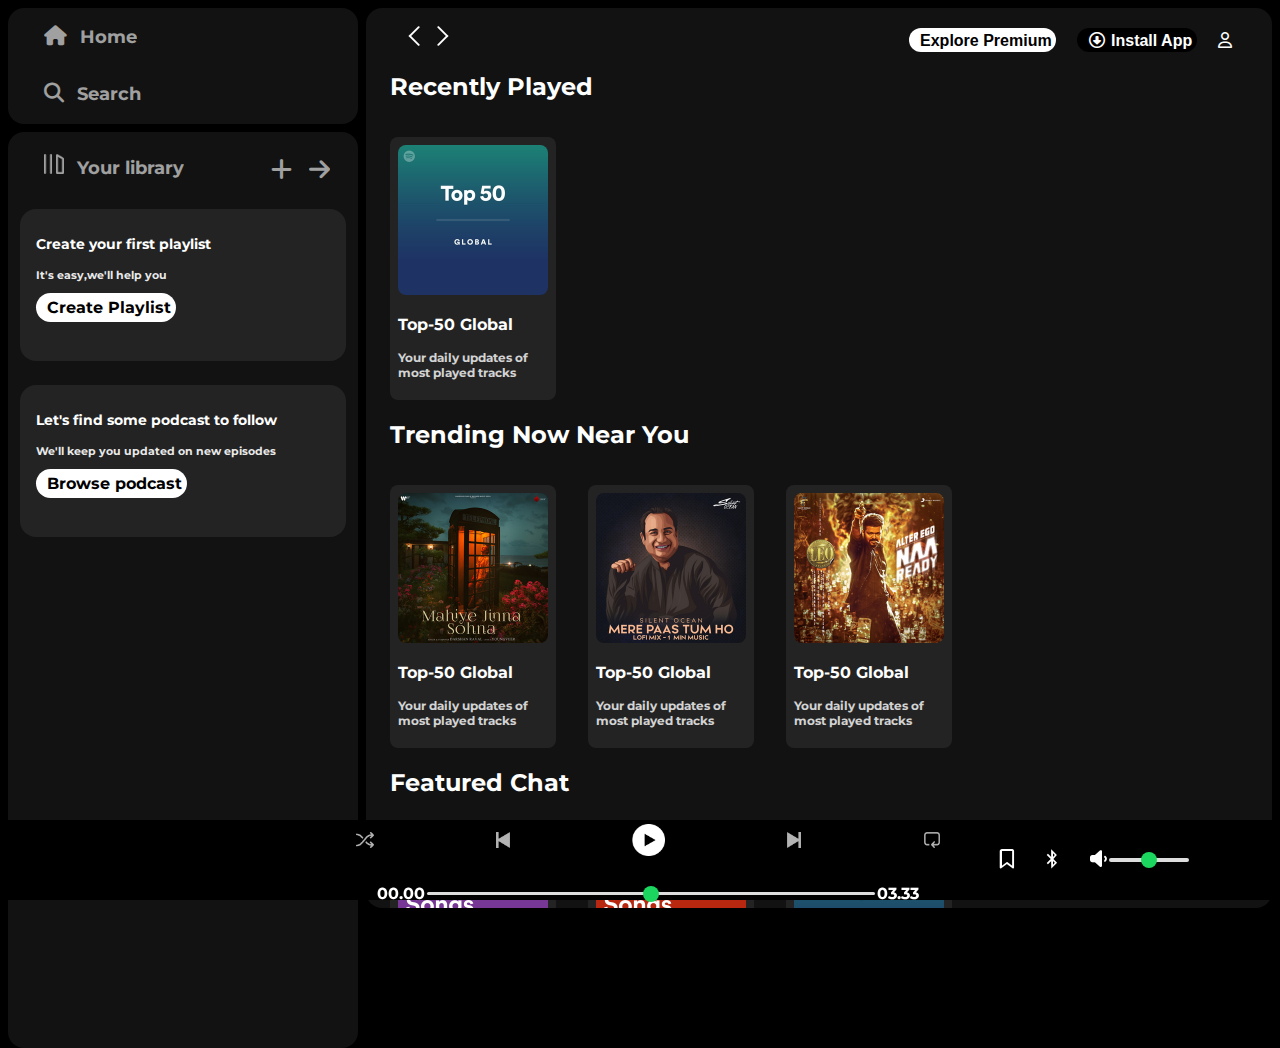
<file: index.html>
<!DOCTYPE html>
<html lang="en">
<head>
    <meta charset="UTF-8">
    <meta name="viewport" content="width=device-width, initial-scale=1.0">
   
    <link rel="stylesheet" href="https://cdnjs.cloudflare.com/ajax/libs/font-awesome/6.7.2/css/all.min.css" integrity="sha512-Evv84Mr4kqVGRNSgIGL/F/aIDqQb7xQ2vcrdIwxfjThSH8CSR7PBEakCr51Ck+w+/U6swU2Im1vVX0SVk9ABhg==" crossorigin="anonymous" referrerpolicy="no-referrer" />
    <link rel="icon" href="./assest/logo.png">
    <title>Spotify-Web Player:Music for everyone</title>
    <link rel="stylesheet" href="index.css">
    <link rel="preconnect" href="https://fonts.googleapis.com">
<link rel="preconnect" href="https://fonts.gstatic.com" crossorigin>
<link href="https://fonts.googleapis.com/css2?family=Montserrat:ital,wght@0,100..900;1,100..900&display=swap" rel="stylesheet">
</head>
<body>
    
    <div class="main">
        <div class="sidebar">
            <div class="nav">
                <div class="nav-option">
                    <i class="fa-solid fa-house"></i>
                    <a href="#">Home</a>
                </div>
                <div class="nav-option">
                    <i class="fa-solid fa-magnifying-glass"></i>
                    <a href="#">Search</a>
                </div>
        </div>
        <div class="library">
            <div class="options">
                
                <div class="lib-option nav-option"><!--by adding above class properties are also transfered-->
                    <img src="./assest/library_icon.png" alt="library">
                    <a href="#">Your library</a>
                </div>
                
                <div class="icons">
                    <i class="fa-solid fa-plus"></i>
                    <i class="fa-solid fa-arrow-right"></i>

                </div>
            </div>
       
        <div class="box">
        <p class="box-p1">Create your first playlist</p>
        <p class="box-p2">It's easy,we'll help you</p>
        <div class="badge">Create Playlist</div>
        </div>
        
        <div class="box">
        <p class="box-p1">Let's find some podcast to follow</p>
        <p class="box-p2">We'll keep you updated on new episodes</p>
        <div class="badge">Browse podcast</div>
        </div>
           
        </div>
   
    </div>
        
        
        
        <div class="main-content">
           
            <div class="sticky-nav">
               <div class="sticky-nav-icon">
                  <img src="./assest/backward_icon.png" alt="backward">
                  <img src="./assest/forward_icon.png" alt="backward" class="hide">
               </div>
                <div class="sticky-nav-option">
                  <button class="badge nav-item  hide">Explore Premium</button>
                  <button class="badge nav-item dark-badge"><i class="fa-regular fa-circle-down " style="margin-right: 0.4rem;"></i>Install App</button>
                  <i class="fa-regular fa-user nav-item"></i>
                </div>
            </div>
           
            <h2>Recently Played</h2>
            <div class="card-container">
                <div class="card">
                    <img src="./assest/card1img.jpeg" alt="top-50" class="card-image">
                    <p class="card-title">Top-50 Global</p>
                    <p class="card-info">Your daily updates of most played tracks</p>
                </div>
            </div>
            
            <h2>Trending Now Near You</h2>
            <div class="card-container">
                <div class="card">
                    <img src="./assest/card2img.jpeg" alt="top-50" class="card-image">
                    <p class="card-title">Top-50 Global</p>
                    <p class="card-info">Your daily updates of most played tracks</p>
                </div>
                <div class="card">
                    <img src="./assest/card3img.jpeg" alt="top-50" class="card-image">
                    <p class="card-title">Top-50 Global</p>
                    <p class="card-info">Your daily updates of most played tracks</p>
                </div>
                <div class="card">
                    <img src="./assest/card4img.jpeg" alt="top-50" class="card-image">
                    <p class="card-title">Top-50 Global</p>
                    <p class="card-info">Your daily updates of most played tracks</p>
                </div>
            </div>
            
            <h2>Featured Chat</h2>
            <div class="card-container">
                <div class="card">
                    <img src="./assest/card5img.jpeg" alt="top-50" class="card-image">
                    <p class="card-title">Top-50 Global</p>
                    <p class="card-info">Your daily updates of most played tracks</p>
                </div>
                <div class="card">
                    <img src="./assest/card6img.jpeg" alt="top-50" class="card-image">
                    <p class="card-title">Top-50 Global</p>
                    <p class="card-info">Your daily updates of most played tracks</p>
                </div>
                <div class="card">
                    <img src="./assest/card1img.jpeg" alt="top-50" class="card-image">
                    <p class="card-title">Top-50 Global</p>
                    <p class="card-info">Your daily updates of most played tracks</p>
                </div>
            </div>
           
            <div class="footer">
                <div class="line"></div>
            </div>
        </div>
        
        
        
        
        <div class="music-player">
            
            <div class="album">

            </div>
            
            <div class="player">
                <div class="player-control">
                    <img src="./assest/player_icon1.png" class="player-control-icon">
                    <img src="./assest/player_icon2.png" class="player-control-icon">
                    <img src="./assest/player_icon3.png" class="player-control-icon" style="opacity: 1; height:  2rem;" >
                    <img src="./assest/player_icon4.png" class="player-control-icon">
                    <img src="./assest/player_icon5.png" class="player-control-icon">
                </div>
                <div class="playback-bar sound">
                    <span class="curr-time">00.00</span>
                    <input type="range" min="0" max="100" class="progress-bar" step="1">
                    <span class="curr-time">03.33</span>
                </div>
            </div>
            
            
            <div class="control">
                <div class="volume">
                    <i class="fa-regular fa-bookmark"></i>
                    <i class="fa-brands fa-bluetooth-b"></i>
                <i class="fa-solid fa-volume-low"></i>
                 <input type="range" min="0" max="100" class="progress-bar" step="1" id="vol">
                
             </div>
            </div>
        </div>
    </div>
</body>
</html>
</file>
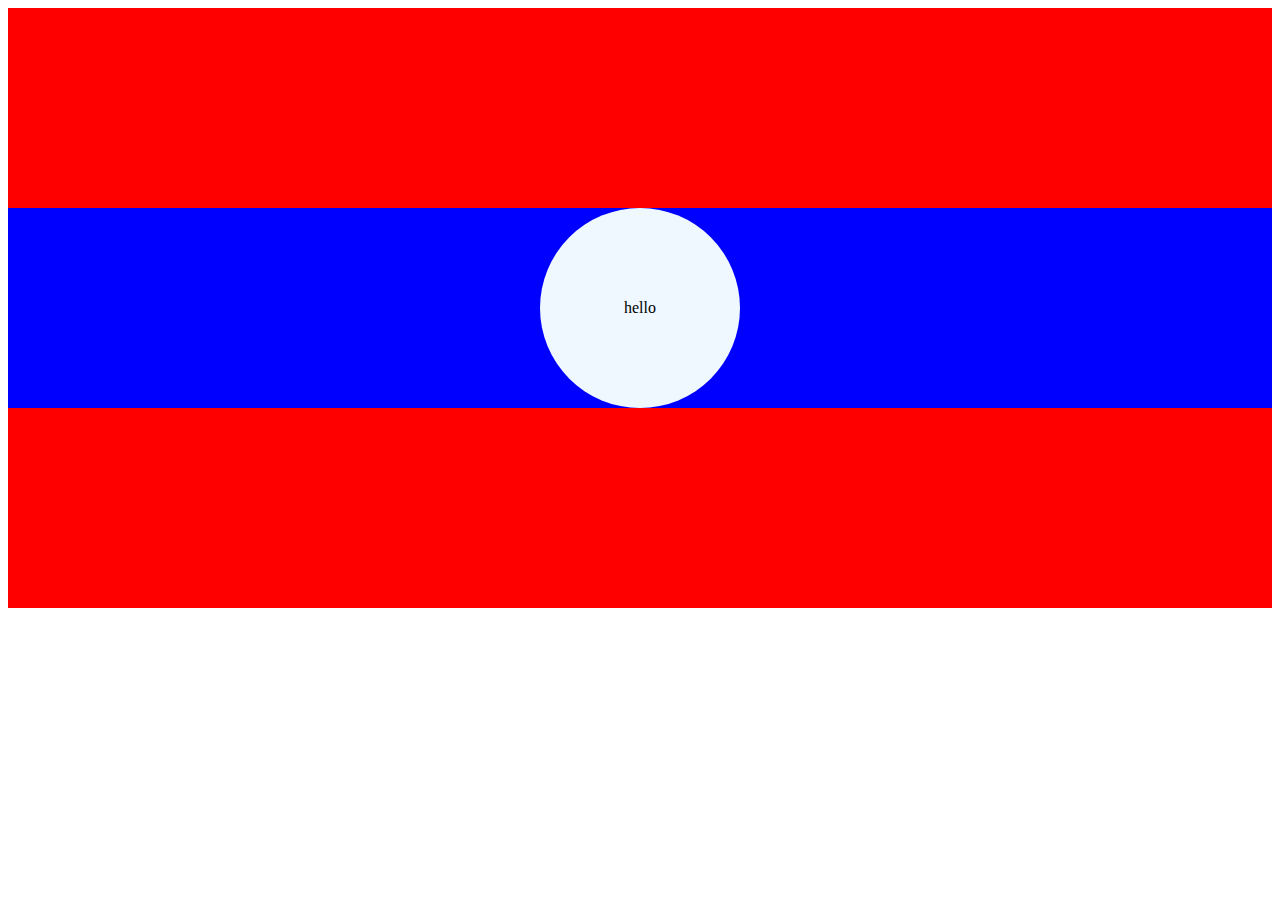
<file: flag.html>
<!DOCTYPE html>
<html lang="en">
<head>
    <meta charset="UTF-8">
    <meta name="viewport" content="width=device-width, initial-scale=1.0">
    <title>Document</title>
    <link rel="stylesheet" href="flag.css">
</head>
<body>
    <div class="out">
        <div class="in">
            <div class="circle"><p class="text">hello </p></div>
        </div>
    </div>

</body>
</html>
</file>
<file: index.css>
body 
{
  font-family: "Montserrat", serif;
  font-optical-sizing: auto;
  font-weight:700;
  font-style: normal;
  margin: 0.5;
  background-color: #000;
  color: #fff;
  overflow: hidden;

}
.main{
    display: flex;
    height: 100vh;

}
a{
    text-decoration: none;
    color: white;
    padding-left: 0.5rem;
}

.sidebar{
background-color: black;
width: 350px;
border-radius: 1rem;/*16px*/
margin-right: 0.5rem;
}

.main-content{
    background-color:#121212;
    flex: 1;
    border-radius: 1rem;
    overflow: auto;
    padding: 0 1.5rem 0 1.5rem;
}
.music-player{
    /* background-color: yellow; */
    background-color:#000;
    position: fixed;
    bottom: 0rem;
    width: 100%;
    height: 80px;
}
.nav{
    background-color: #121212;
    border-radius: 1rem;
    display: flex;
    flex-direction: column;/* in this main axis is vertical so we use justify content for vertical centre*/
    justify-content: center;
    height: 100px;
    padding: 0.5rem 0.75rem;


}
.nav-option{
line-height: 2.5rem;
padding: 0.5rem 1.5rem;
opacity: 0.6;
}

.nav-option i{
font-size: 1.25rem;
}
.nav-option a{
font-size: 1.1rem;
}

.nav-option:hover{
    line-height: 2.5rem;
    padding: 0.5rem 1.5rem;
    opacity: 1;
}

.library{
    background-color: #121212;
    border-radius: 1rem;
height: 100%;
margin-top: 0.5rem;
padding: 0.5rem 0.75rem;


}

.options{
    display: flex;
    justify-content: space-between;
    align-items: center;
}
.lib-option img{
height: 1.25rem;
width: 1.25rem;
}
.icons{
    font-size: 1.5rem;
    display: flex;
}
.icons i{
   opacity: 0.6;
   margin-right: 1rem; 
}
.icons i:hover{
    opacity: 1;
 }



 .box{
    background-color:#232323 ;
    height: 8rem;
    border-radius: 1rem;
    margin: 0.75rem 0 1.5rem 0;
    padding: 0.75rem 1rem;
 }
 .box-p1{
    font-size: 0.9rem;
    font-weight: 700px;

 }
 .box-p2{
    font-size: 0.7rem;
    opacity: 0.9;
 }
 
 
 .badge{
    background-color: #fff;
    border: none;
    border-radius: 100px;
    font-size: 01rem;
     padding-top: 0.3rem;
     padding-left: 0.7rem;
     padding-right: 0.3rem;
    color: #000;
    font-weight: 700;
   margin-top: 0.2rem;
    height: 1.5rem;
    width: fit-content;
 }
.dark-badge{
    background-color: black;
    color: white;
}
.sticky-nav{
    position: sticky;
    top: 0;
    background-color: #121212;
    display: flex;
    justify-content: space-between;
    margin: 1rem 0 1rem 0;
    align-items: center;
    z-index: 10;
}

.sticky-nav-icon{
    margin-left: 0.75rem;
}
.sticky-nav-options{
    display: flex;
    justify-content: center;
    align-items: center;

}
.nav-item{
    margin-right: 1rem;
}

@media(max-width:1000px){
    .hide{
        display: none;
    }
}
.card{
    background-color: #232323;
    width: 150px;
    border-radius: 0.5rem;
    padding: 0.5rem;
    margin-right: 2rem;
    margin-top: 1rem;
   
}
.card-container{
display: flex;

flex-wrap: wrap;
}

.card-image{
    width: 100%;
    border-radius: 0.5rem;
}
.car-title{
font-weight: 700;
}
.card-info{
    font-size: 0.75rem;
    opacity: 0.8;
}
.footer{
    height: 300px;
    display: flex;
    align-items: center;
}
.line{
  width: 90%;
  height: 50%;
  border-top: 1px solid white; 
  opacity: 0.5; 
}

.music-player{
    display: flex;
    justify-content: center;
    align-items: center;
}

.album{
    width: 25%;

}
.player{
    width: 50%;
}
.control{
    width: 25%;
}

.player-control{
    display: flex;
    justify-content: space-between;
    align-items: center;
}
.player-control-icon{
    padding-top: 0.7rem;
    height: 1rem;
    margin: 1.75rem;
    opacity: 0.7;
}
.player-control-icon:hover{
    
    opacity: 1;
}

.playback-bar{
    display: flex;
    justify-content: center;
    align-items: center;
  
}
.progress-bar{    /*quirskmode */
    width: 70%;
    appearance: none;
    background-color: transparent;
    cursor: pointer;
}
.sound{
    padding-bottom: 2rem;
}
.progress-bar::-webkit-slider-runnable-track{
    background-color: #ddd;
    border-radius: 1rem;
    height: 0.2rem;
}
.progress-bar::-webkit-slider-thumb{
    appearance: none;
    height: 1rem;
    width: 1rem;
    background-color: #1bd760;
    border-radius: 50%;
    margin-top: -6px;
}
.volume{
    display: flex;
    align-items: center;}
.volume i{
    margin-left: 1rem;
    padding-left: 1rem;
    font-size: 1.2rem;
}
#vol{
    width: 5rem;
}
</file>
<file: flag.css>
.out{
    width: 100%;
    height: 600px;
    background-color: red;
}
.in{
    height: 200px;
    width: 100%;
    background-color: blue;
    position: relative;
    top: 200px;
    display: flex;
    justify-content: center;
}
.circle{
    height: 200px;
    width:200px;
    border-radius: 50%;
    background-color: aliceblue;
 display: flex;
 justify-content: center;
 align-items: center;
  
   
}
</file>
